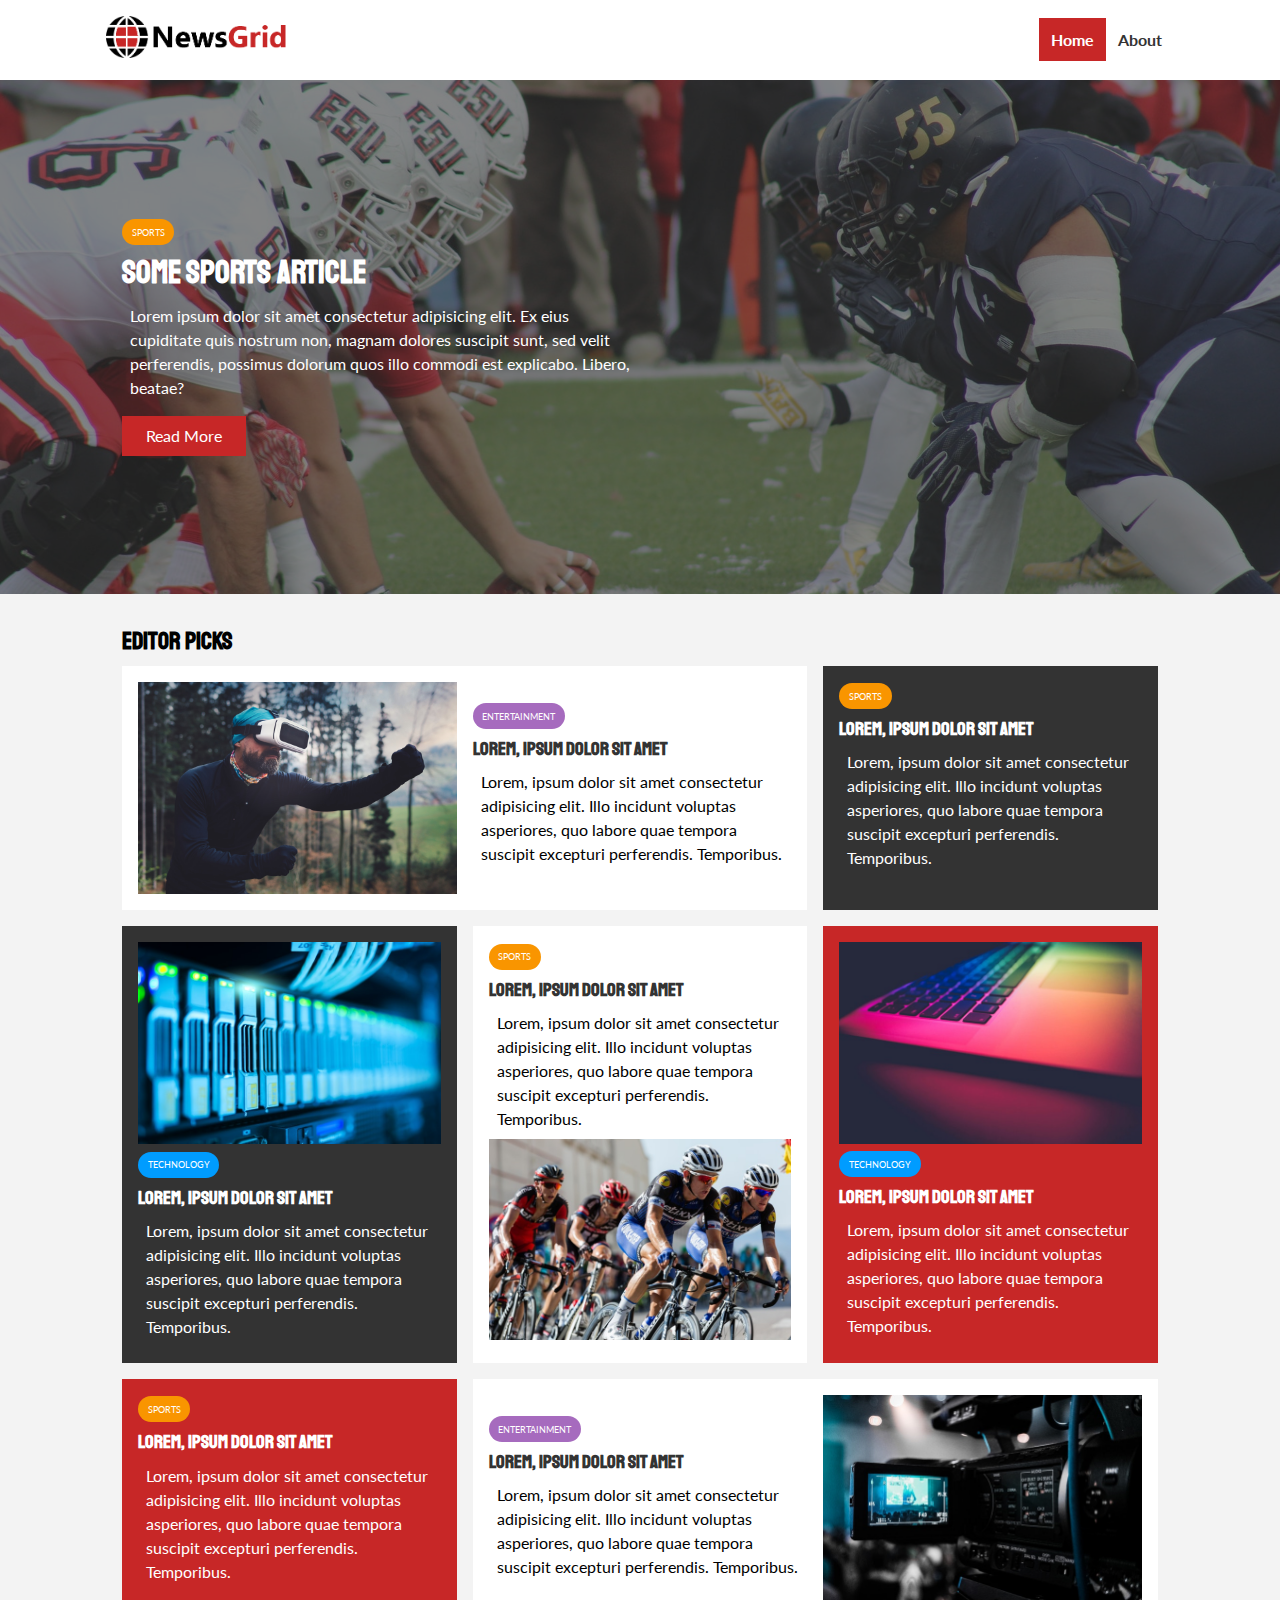
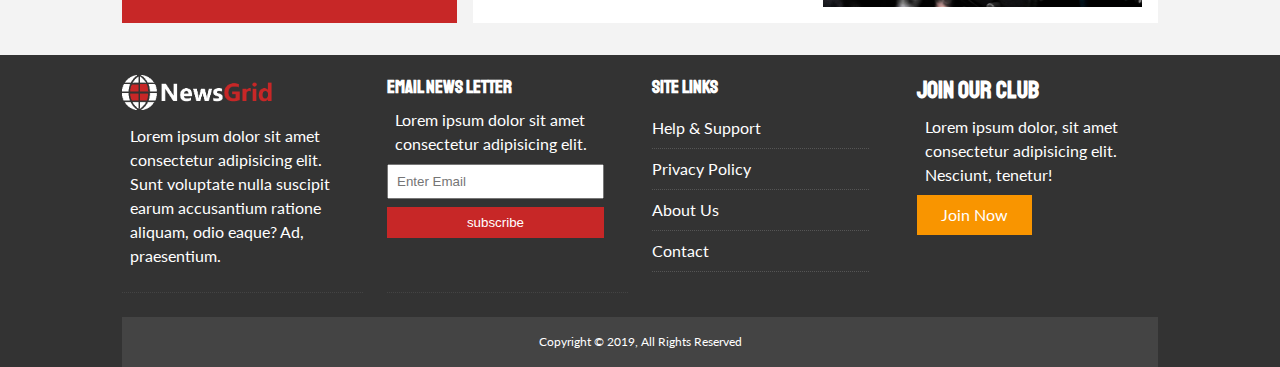
<file: index.html>
<!DOCTYPE html>
<html lang="en">

<head>
  <meta charset="UTF-8">
  <meta http-equiv="X-UA-Compatible" content="IE=edge">
  <meta name="viewport" content="width=device-width, initial-scale=1.0">
  <link rel="stylesheet" href="https://cdnjs.cloudflare.com/ajax/libs/font-awesome/6.3.0/css/all.min.css"
    integrity="sha512-SzlrxWUlpfuzQ+pcUCosxcglQRNAq/DZjVsC0lE40xsADsfeQoEypE+enwcOiGjk/bSuGGKHEyjSoQ1zVisanQ=="
    crossorigin="anonymous" referrerpolicy="no-referrer" />
  <link rel="preconnect" href="https://fonts.googleapis.com">
  <link rel="preconnect" href="https://fonts.gstatic.com" crossorigin>
  <link href="https://fonts.googleapis.com/css2?family=Lato&family=Staatliches&display=swap" rel="stylesheet">
  <link rel="stylesheet" href="./css/style.css">
  <link rel="stylesheet" media="screen and (max-width: 768px)" href="./css/mobile.css">
  <link rel="shortcut icon" type="image/x-icon" href="favicon.ico">
  <title>NewsGrid | Latest News</title>
</head>

<body>

  <nav id="main-nav">
    <div class="container">
      <a href="index.html"><img src="./img/logo.png" alt="NewsGrid Logo" class="logo"></a>
      <div class="social">
        <a href="http://facebook.com" target="_blank"><i class="fab fa-facebook fa-2x"></i> </a>
        <a href="http://twitter.com" target="_blank"><i class="fab fa-twitter fa-2x"></i> </a>
        <a href="http://instagram.com" target="_blank"><i class="fab fa-instagram fa-2x"></i> </a>
        <a href="http://youtube.com" target="_blank"><i class="fab fa-youtube fa-2x"></i> </a>
      </div>

      <ul>
        <li><a class="current" href="index.html">Home</a></li>
        <li><a href="about.html">About</a></li>
      </ul>
    </div>
  </nav>

  <!-- Showcase -->

  <header id="showcase">
    <div class="container">
      <div class="showcase-container">
        <div class="showcase-content">
          <div class="category category-sports">Sports</div>
          <h1>Some Sports Article</h1>
          <p>Lorem ipsum dolor sit amet consectetur adipisicing elit. Ex eius cupiditate quis nostrum non, magnam
            dolores suscipit sunt, sed velit perferendis, possimus dolorum quos illo commodi est explicabo. Libero,
            beatae?</p>
          <a href="article.html" class="btn btn-primary">Read More</a>
        </div>
      </div>
    </div>
  </header>

  <!-- Home Articles -->

  <section id="home-articles" class="py-2">
    <div class="container">
      <h2>Editor Picks</h2>
      <div class="articles-container">
        <article class="card">
          <img src="./img/articles/ent1.jpg" alt="VR Ski">
          <div>
            <div class="category category-ent">Entertainment</div>
            <h3>
              <a href="article.html">Lorem, ipsum dolor sit amet</a>
            </h3>
            <p>Lorem, ipsum dolor sit amet consectetur adipisicing elit. Illo incidunt voluptas asperiores, quo labore
              quae tempora suscipit excepturi perferendis. Temporibus.</p>
          </div>
        </article>
        <article class="card bg-dark">
          <div class="category category-sports">Sports</div>
          <h3>
            <a href="article.html">Lorem, ipsum dolor sit amet</a>
          </h3>
          <p>Lorem, ipsum dolor sit amet consectetur adipisicing elit. Illo incidunt voluptas asperiores, quo labore
            quae tempora suscipit excepturi perferendis. Temporibus.</p>
        </article>
        <article class="card bg-dark">
          <img src="./img/articles/tech1.jpg" alt="">
          <div class="category category-tech">Technology</div>
          <h3>
            <a href="article.html">Lorem, ipsum dolor sit amet</a>
          </h3>
          <p>Lorem, ipsum dolor sit amet consectetur adipisicing elit. Illo incidunt voluptas asperiores, quo labore
            quae tempora suscipit excepturi perferendis. Temporibus.</p>
        </article>
        <article class="card">

          <div class="category category-sports">Sports</div>
          <h3>
            <a href="article.html">Lorem, ipsum dolor sit amet</a>
          </h3>
          <p>Lorem, ipsum dolor sit amet consectetur adipisicing elit. Illo incidunt voluptas asperiores, quo labore
            quae tempora suscipit excepturi perferendis. Temporibus.</p>
          <img src="./img/articles/sports1.jpg" alt="">
        </article>
        <article class="card bg-primary">
          <img src="./img/articles/tech2.jpg" alt="">
          <div class="category category-tech">Technology</div>
          <h3>
            <a href="article.html">Lorem, ipsum dolor sit amet</a>
          </h3>
          <p>Lorem, ipsum dolor sit amet consectetur adipisicing elit. Illo incidunt voluptas asperiores, quo labore
            quae tempora suscipit excepturi perferendis. Temporibus.</p>
        </article>
        <article class="card bg-primary">
          <div class="category category-sports">Sports</div>
          <h3>
            <a href="article.html">Lorem, ipsum dolor sit amet</a>
          </h3>
          <p>Lorem, ipsum dolor sit amet consectetur adipisicing elit. Illo incidunt voluptas asperiores, quo labore
            quae tempora suscipit excepturi perferendis. Temporibus.</p>
        </article>
        <article class="card">

          <div>
            <div class="category category-ent">Entertainment</div>
            <h3>
              <a href="article.html">Lorem, ipsum dolor sit amet</a>
            </h3>
            <p>Lorem, ipsum dolor sit amet consectetur adipisicing elit. Illo incidunt voluptas asperiores, quo labore
              quae tempora suscipit excepturi perferendis. Temporibus.</p>
          </div>
          <img src="./img/articles/ent2.jpg" alt="VR Ski">
        </article>
      </div>
    </div>
  </section>
  <!-- Footer -->
  <footer id="main-footer">
    <div class="container footer-container">
      <div>
        <img src="./img/logo_light.png" alt="NewsGrid">
        <p>Lorem ipsum dolor sit amet consectetur adipisicing elit. Sunt voluptate nulla suscipit earum accusantium
          ratione aliquam, odio eaque? Ad, praesentium.</p>
      </div>
      <div>
        <h3>Email News Letter</h3>
        <p>Lorem ipsum dolor sit amet consectetur adipisicing elit.</p>
        <form name="contact" method="POST" data-netlify="true">
          <input type="email" name="email" id="email" placeholder="Enter Email">
          <input type="submit" value="subscribe" class="btn btn-primary">
        </form>
      </div>
      <div>
        <h3>Site Links</h3>
        <ul class="list">
          <li><a href="#">Help & Support</a></li>
          <li><a href="#">Privacy Policy</a></li>
          <li><a href="#">About Us</a></li>
          <li><a href="#">Contact</a></li>
        </ul>
      </div>
      <div>
        <h2>Join Our Club</h2>
        <p>Lorem ipsum dolor, sit amet consectetur adipisicing elit. Nesciunt, tenetur!</p>
        <a href="#" class="btn btn-secondary">Join Now</a>
      </div>
      <div>
        <p>
          Copyright &copy; 2019, All Rights Reserved
        </p>
      </div>
    </div>
  </footer>

</body>

</html>
</file>
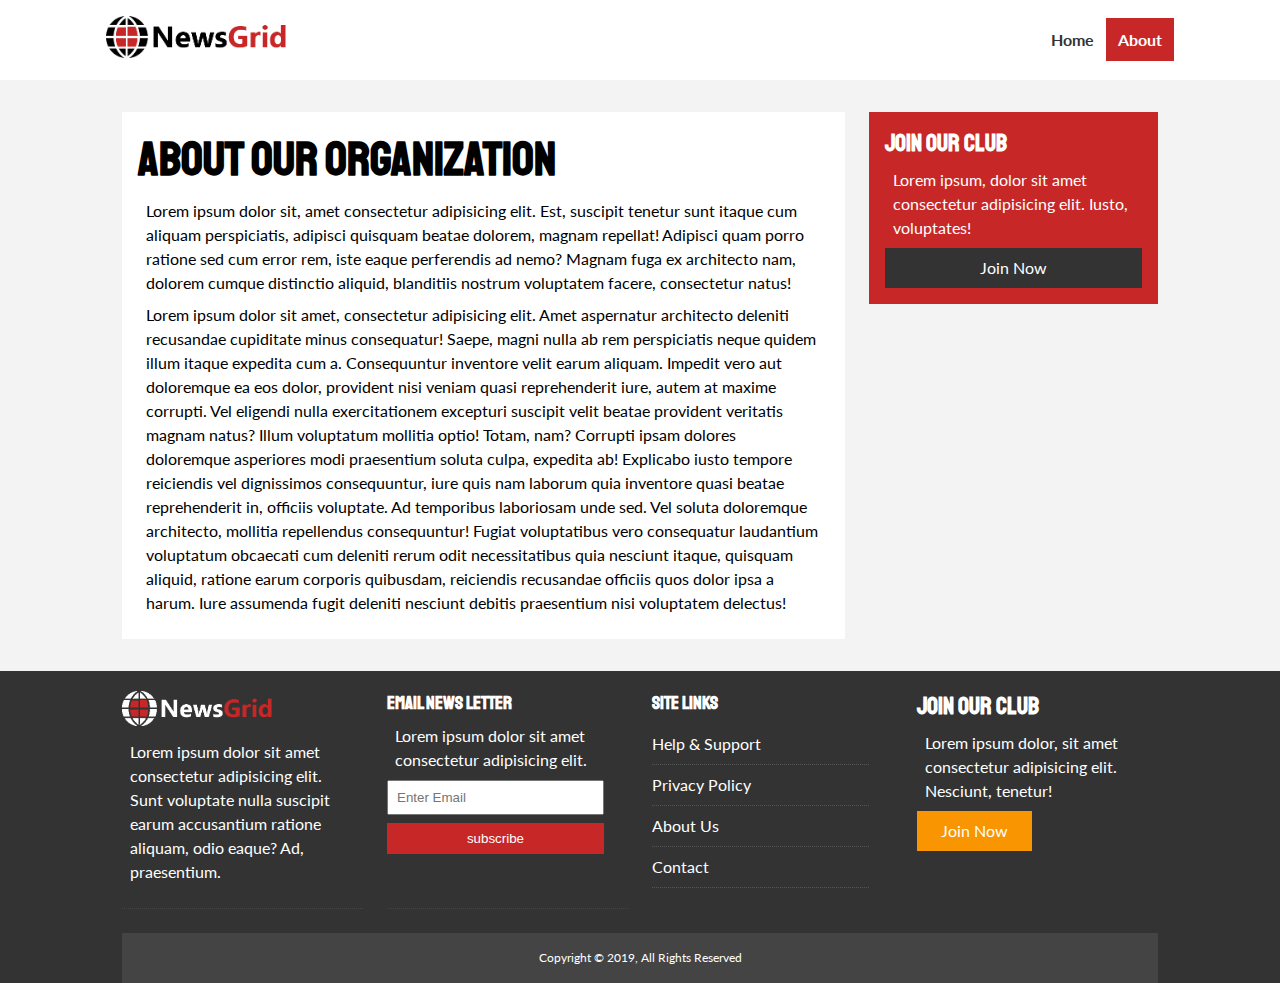
<file: about.html>
<!DOCTYPE html>
<html lang="en">

<head>
  <meta charset="UTF-8">
  <meta http-equiv="X-UA-Compatible" content="IE=edge">
  <meta name="viewport" content="width=device-width, initial-scale=1.0">
  <link rel="stylesheet" href="https://cdnjs.cloudflare.com/ajax/libs/font-awesome/6.3.0/css/all.min.css"
    integrity="sha512-SzlrxWUlpfuzQ+pcUCosxcglQRNAq/DZjVsC0lE40xsADsfeQoEypE+enwcOiGjk/bSuGGKHEyjSoQ1zVisanQ=="
    crossorigin="anonymous" referrerpolicy="no-referrer" />
  <link rel="preconnect" href="https://fonts.googleapis.com">
  <link rel="preconnect" href="https://fonts.gstatic.com" crossorigin>
  <link href="https://fonts.googleapis.com/css2?family=Lato&family=Staatliches&display=swap" rel="stylesheet">
  <link rel="stylesheet" href="./css/style.css">
  <link rel="stylesheet" media="screen and (max-width: 768px)" href="./css/mobile.css">
  <link rel="shortcut icon" type="image/x-icon" href="favicon.ico">
  <title>NewsGrid | About</title>
</head>

<body>

  <nav id="main-nav">
    <div class="container">
      <a href="index.html"><img src="./img/logo.png" alt="NewsGrid Logo" class="logo"></a>
      <div class="social">
        <a href="http://facebook.com" target="_blank"><i class="fab fa-facebook fa-2x"></i> </a>
        <a href="http://twitter.com" target="_blank"><i class="fab fa-twitter fa-2x"></i> </a>
        <a href="http://instagram.com" target="_blank"><i class="fab fa-instagram fa-2x"></i> </a>
        <a href="http://youtube.com" target="_blank"><i class="fab fa-youtube fa-2x"></i> </a>
      </div>

      <ul>
        <li><a href="index.html">Home</a></li>
        <li><a class="current " href="about.html">About</a></li>
      </ul>
    </div>
  </nav>

  <!-- Section -->

  <section id="about">
    <div class="container">
      <div class="page-container">
        <article class="card">
          <h1 class="l-heading">About Our Organization</h1>
          <p>Lorem ipsum dolor sit, amet consectetur adipisicing elit. Est, suscipit tenetur sunt itaque cum aliquam
            perspiciatis, adipisci quisquam beatae dolorem, magnam repellat! Adipisci quam porro ratione sed cum error
            rem, iste eaque perferendis ad nemo? Magnam fuga ex architecto nam, dolorem cumque distinctio aliquid,
            blanditiis nostrum voluptatem facere, consectetur natus!</p>
          <p>Lorem ipsum dolor sit amet, consectetur adipisicing elit. Amet aspernatur architecto deleniti recusandae
            cupiditate minus consequatur! Saepe, magni nulla ab rem perspiciatis neque quidem illum itaque expedita cum
            a. Consequuntur inventore velit earum aliquam. Impedit vero aut doloremque ea eos dolor, provident nisi
            veniam quasi reprehenderit iure, autem at maxime corrupti. Vel eligendi nulla exercitationem excepturi
            suscipit velit beatae provident veritatis magnam natus? Illum voluptatum mollitia optio! Totam, nam?
            Corrupti ipsam dolores doloremque asperiores modi praesentium soluta culpa, expedita ab! Explicabo iusto
            tempore reiciendis vel dignissimos consequuntur, iure quis nam laborum quia inventore quasi beatae
            reprehenderit in, officiis voluptate. Ad temporibus laboriosam unde sed. Vel soluta doloremque architecto,
            mollitia repellendus consequuntur! Fugiat voluptatibus vero consequatur laudantium voluptatum obcaecati cum
            deleniti rerum odit necessitatibus quia nesciunt itaque, quisquam aliquid, ratione earum corporis quibusdam,
            reiciendis recusandae officiis quos dolor ipsa a harum. Iure assumenda fugit deleniti nesciunt debitis
            praesentium nisi voluptatem delectus!</p>
        </article>
        <aside class="bg-primary card">
          <h2>Join Our Club</h2>
          <p>Lorem ipsum, dolor sit amet consectetur adipisicing elit. Iusto, voluptates!</p>
          <a href="#" class="btn btn-dark btn-block">Join Now</a>

        </aside>
      </div>
    </div>
  </section>


  <!-- Footer -->
  <footer id="main-footer">
    <div class="container footer-container">
      <div>
        <img src="./img/logo_light.png" alt="NewsGrid">
        <p>Lorem ipsum dolor sit amet consectetur adipisicing elit. Sunt voluptate nulla suscipit earum accusantium
          ratione aliquam, odio eaque? Ad, praesentium.</p>
      </div>
      <div>
        <h3>Email News Letter</h3>
        <p>Lorem ipsum dolor sit amet consectetur adipisicing elit.</p>
        <form name="contact" method="POST" data-netlify="true">
          <input type="email" name="email" id="email" placeholder="Enter Email">
          <input type="submit" value="subscribe" class="btn btn-primary">
        </form>
      </div>
      <div>
        <h3>Site Links</h3>
        <ul class="list">
          <li><a href="#">Help & Support</a></li>
          <li><a href="#">Privacy Policy</a></li>
          <li><a href="#">About Us</a></li>
          <li><a href="#">Contact</a></li>
        </ul>
      </div>
      <div>
        <h2>Join Our Club</h2>
        <p>Lorem ipsum dolor, sit amet consectetur adipisicing elit. Nesciunt, tenetur!</p>
        <a href="#" class="btn btn-secondary">Join Now</a>
      </div>
      <div>
        <p>
          Copyright &copy; 2019, All Rights Reserved
        </p>
      </div>
    </div>
  </footer>

</body>

</html>
</file>
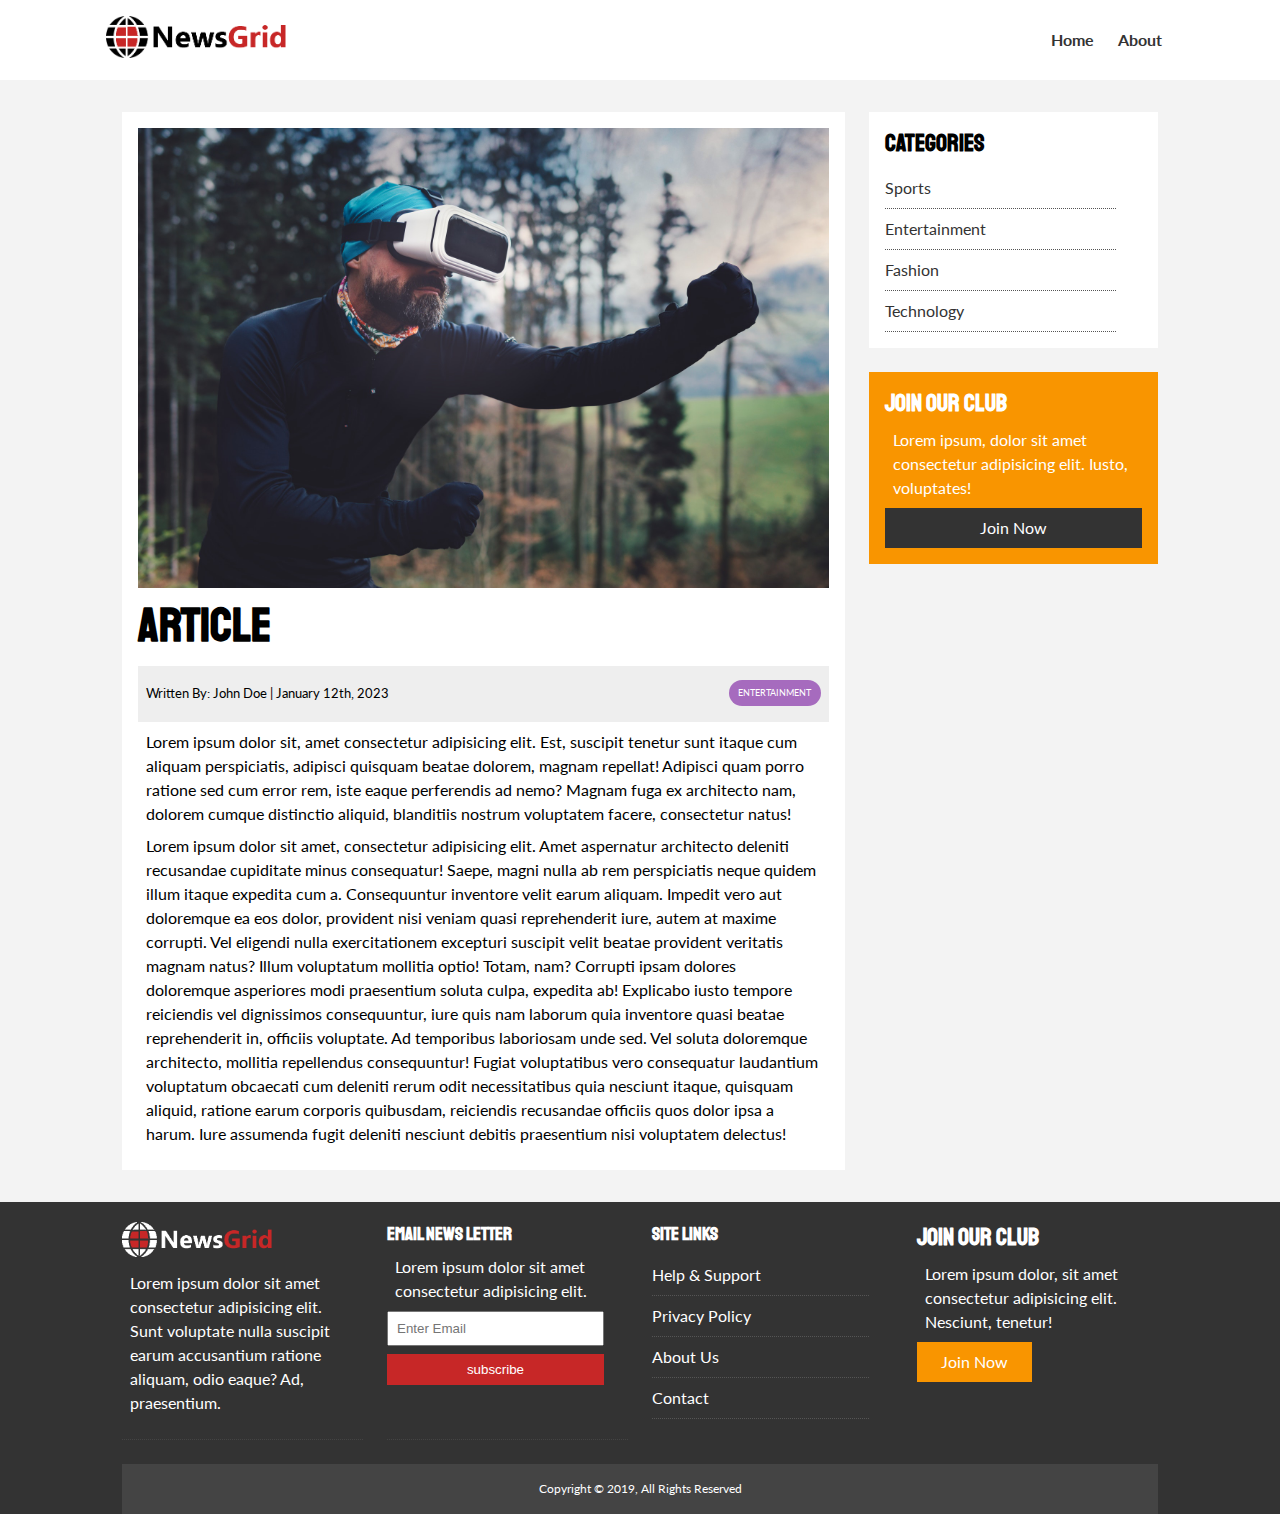
<file: article.html>
<!DOCTYPE html>
<html lang="en">

<head>
  <meta charset="UTF-8">
  <meta http-equiv="X-UA-Compatible" content="IE=edge">
  <meta name="viewport" content="width=device-width, initial-scale=1.0">
  <link rel="stylesheet" href="https://cdnjs.cloudflare.com/ajax/libs/font-awesome/6.3.0/css/all.min.css"
    integrity="sha512-SzlrxWUlpfuzQ+pcUCosxcglQRNAq/DZjVsC0lE40xsADsfeQoEypE+enwcOiGjk/bSuGGKHEyjSoQ1zVisanQ=="
    crossorigin="anonymous" referrerpolicy="no-referrer" />
  <link rel="preconnect" href="https://fonts.googleapis.com">
  <link rel="preconnect" href="https://fonts.gstatic.com" crossorigin>
  <link href="https://fonts.googleapis.com/css2?family=Lato&family=Staatliches&display=swap" rel="stylesheet">
  <link rel="stylesheet" href="./css/style.css">
  <link rel="stylesheet" media="screen and (max-width: 768px)" href="./css/mobile.css">
  <link rel="shortcut icon" type="image/x-icon" href="favicon.ico">
  <title>NewsGrid | Articles</title>
</head>

<body>

  <nav id="main-nav">
    <div class="container">
      <a href="index.html"><img src="./img/logo.png" alt="NewsGrid Logo" class="logo"></a>
      <div class="social">
        <a href="http://facebook.com" target="_blank"><i class="fab fa-facebook fa-2x"></i> </a>
        <a href="http://twitter.com" target="_blank"><i class="fab fa-twitter fa-2x"></i> </a>
        <a href="http://instagram.com" target="_blank"><i class="fab fa-instagram fa-2x"></i> </a>
        <a href="http://youtube.com" target="_blank"><i class="fab fa-youtube fa-2x"></i> </a>
      </div>

      <ul>
        <li><a href="index.html">Home</a></li>
        <li><a href="about.html">About</a></li>
      </ul>
    </div>
  </nav>

  <!-- Section -->

  <section id="article">
    <div class="container">
      <div class="page-container">
        <article class="card">
          <img src="img/articles/ent1.jpg" alt="">
          <h1 class="l-heading">Article</h1>
          <div class="meta">
            <small>
              <i class="fas fa-user"></i> Written By: John Doe | January 12th, 2023
            </small>
            <div class="category category-ent">Entertainment</div>
          </div>
          <p>Lorem ipsum dolor sit, amet consectetur adipisicing elit. Est, suscipit tenetur sunt itaque cum aliquam
            perspiciatis, adipisci quisquam beatae dolorem, magnam repellat! Adipisci quam porro ratione sed cum error
            rem, iste eaque perferendis ad nemo? Magnam fuga ex architecto nam, dolorem cumque distinctio aliquid,
            blanditiis nostrum voluptatem facere, consectetur natus!</p>
          <p>Lorem ipsum dolor sit amet, consectetur adipisicing elit. Amet aspernatur architecto deleniti recusandae
            cupiditate minus consequatur! Saepe, magni nulla ab rem perspiciatis neque quidem illum itaque expedita cum
            a. Consequuntur inventore velit earum aliquam. Impedit vero aut doloremque ea eos dolor, provident nisi
            veniam quasi reprehenderit iure, autem at maxime corrupti. Vel eligendi nulla exercitationem excepturi
            suscipit velit beatae provident veritatis magnam natus? Illum voluptatum mollitia optio! Totam, nam?
            Corrupti ipsam dolores doloremque asperiores modi praesentium soluta culpa, expedita ab! Explicabo iusto
            tempore reiciendis vel dignissimos consequuntur, iure quis nam laborum quia inventore quasi beatae
            reprehenderit in, officiis voluptate. Ad temporibus laboriosam unde sed. Vel soluta doloremque architecto,
            mollitia repellendus consequuntur! Fugiat voluptatibus vero consequatur laudantium voluptatum obcaecati cum
            deleniti rerum odit necessitatibus quia nesciunt itaque, quisquam aliquid, ratione earum corporis quibusdam,
            reiciendis recusandae officiis quos dolor ipsa a harum. Iure assumenda fugit deleniti nesciunt debitis
            praesentium nisi voluptatem delectus!</p>
        </article>
        <aside id="category" class="card">
          <h2>Categories</h2>
          <ul class="list">
            <li><a href="#"><i class="fas fa-chevron-right"></i> Sports</a></li>
            <li><a href="#"><i class="fas fa-chevron-right"></i> Entertainment</a></li>
            <li><a href="#"><i class="fas fa-chevron-right"></i> Fashion</a></li>
            <li><a href="#"><i class="fas fa-chevron-right"></i> Technology</a></li>

          </ul>
        </aside>


        <aside class="bg-secondary card">
          <h2>Join Our Club</h2>
          <p>Lorem ipsum, dolor sit amet consectetur adipisicing elit. Iusto, voluptates!</p>
          <a href="#" class="btn btn-dark btn-block">Join Now</a>

        </aside>
      </div>
    </div>
  </section>


  <!-- Footer -->
  <footer id="main-footer">
    <div class="container footer-container">
      <div>
        <img src="./img/logo_light.png" alt="NewsGrid">
        <p>Lorem ipsum dolor sit amet consectetur adipisicing elit. Sunt voluptate nulla suscipit earum accusantium
          ratione aliquam, odio eaque? Ad, praesentium.</p>
      </div>
      <div>
        <h3>Email News Letter</h3>
        <p>Lorem ipsum dolor sit amet consectetur adipisicing elit.</p>
        <form name="contact" method="POST" data-netlify="true">
          <input type="email" name="email" id="email" placeholder="Enter Email">
          <input type="submit" value="subscribe" class="btn btn-primary">
        </form>
      </div>
      <div>
        <h3>Site Links</h3>
        <ul class="list">
          <li><a href="#">Help & Support</a></li>
          <li><a href="#">Privacy Policy</a></li>
          <li><a href="#">About Us</a></li>
          <li><a href="#">Contact</a></li>
        </ul>
      </div>
      <div>
        <h2>Join Our Club</h2>
        <p>Lorem ipsum dolor, sit amet consectetur adipisicing elit. Nesciunt, tenetur!</p>
        <a href="#" class="btn btn-secondary">Join Now</a>
      </div>
      <div>
        <p>
          Copyright &copy; 2019, All Rights Reserved
        </p>
      </div>
    </div>
  </footer>

</body>

</html>
</file>
<file: css/style.css>
:root {
  --primary-color:#c72727;
  --secondary-color:#f99500;
  --light-color:#f3f3f3;
  --dark-color:#333;
  --max-width:1100px;
}

.category {
  --sport-color:#f99500;
  --ent-color:#a66bbe;
  --tech-color:#009cff;
}

* {
  box-sizing: border-box;
  margin: 0;
  padding: 0;
}

body {
  font-family: 'Lato' , sans-serif;
  line-height: 1.5;
  background: var(--light-color);
}

a {
  color:#333;
  text-decoration: none;
}

ul {
  list-style:none;
}

p {
  margin: 0.5rem;
}

img {
  width: 100%;
}

h1, h2, h3, h4, h5, h6 {
  font-family: 'Staatliches', cursive;
  margin-bottom: .55rem;
  line-height: 1.3;

}

/* Utilities class */

.container {
  max-width: var(--max-width);
  margin:auto;
  padding: 0 2rem;
  overflow: hidden;
}

.category {
  display: inline-block;
  color: #fff;
  font-size: 0.55rem;
  text-transform: uppercase;
  padding: 0.4rem 0.6rem;
  border-radius: 15px;
  margin-bottom: 0.5rem;
}

.category-sports {background: var(--sport-color);}
.category-ent {background: var(--ent-color);}
.category-tech {background: var(--tech-color);}

.btn {
  display:inline-block;
  border: none;
  background: var(--dark-color);
  color: #fff;
  padding:.5rem 1.5rem;
}

.btn-light {background: var(--light-color);}
.btn-primary {background: var(--primary-color);}
.btn-secondary {background:var(--secondary-color);}

.btn-block {
  display: block;
  width: 100%;
  text-align: center;
}

.btn:hover {
  opacity: 0.9;
}

.card {
  background: #fff;
  padding: 1rem;
}

.bg-dark {
  background: var(--dark-color);
  color:#fff;
}
.bg-primary {
  background: var(--primary-color);
  color:#fff;
}
.bg-secondary {
  background: var(--secondary-color);
  color:#fff;
}

.py-1 { padding: 1.5rem 0 ;}
.py-2 { padding: 2rem 0 ;}
.py-3 { padding: 3rem 0 ;}

.p-1 { padding: 1.5rem;}
.p-2 { padding: 2rem;}
.p-3 { padding: 3rem;}

.bg-dark h1,
.bg-dark h2,
.bg-dark h3,
.bg-dark a,
.bg-primary h1,
.bg-primary h2,
.bg-primary h3,
.bg-primary a,
.bg-secondary h1,
.bg-secondary h2,
.bg-secondary h3,
.bg-secondary a {
  color:#fff;
}

.list li {
  padding: 0.5rem 0;
  border-bottom: #555 dotted 1px;
  width:90%;
}

.list li a:hover {
  color:var(--primary-color) !
}

.page-container {
  display:grid;
  grid-template-columns: 5fr 2fr;
  margin: 2rem 0;
  gap:1.5rem;
}

.page-container > *:first-child {
  grid-row: 1 / span 3;
}

.l-heading {
  font-size: 3rem;
}


/* Navigation */

#main-nav {
  background: #fff;
  position:sticky;
  top:0;
  z-index:2;

}

#main-nav .container {
  display:grid;
  grid-template-columns: 6fr 3fr 2fr;
  padding: 1rem;
  align-items: center;
}

#main-nav .logo {
  width: 180px;
}

#main-nav ul {
  justify-self:end;
  display:flex;
}

#main-nav ul li a {
  padding:.75rem;
  font-weight: bold;
}

#main-nav ul li a.current {
  background: var(--primary-color);
  color:#fff;
}

#main-nav ul li a:hover {
  background: var(--light-color);
  color:var(--dark-color);

}

#main-nav .social {
  justify-self: center;
}

#main-nav .social i {
  color:#777;
  margin-right:0.5rem;
}

/* Showcase */

#showcase {
  color:#fff;
  background:#333;
  padding: 2rem;
  position: relative;
}

#showcase::before {
  content: '';
  background: url(../img/featured.jpg) no-repeat center center/cover;
  position: absolute;
  top: 0;
  left: 0;
  width: 100%;
  height: 100%;
  opacity: 0.4;
  
}

#showcase .showcase-container {
  display:grid;
  grid-template-columns: repeat(2, 1fr);
  justify-content: center;
  align-items: center;
  height: 50vh;
}

#showcase .showcase-content {
  z-index: 1;
}

#showcase .showcase-content p {
  margin-bottom: 1rem;
}

/* Home Articles */

#home-articles .articles-container {
  display:grid;
  grid-template-columns: repeat(3,1fr);
  gap: 1rem;
  
}

#home-articles .articles-container > *:first-child,
#home-articles .articles-container > *:last-child {
  display:grid;
  grid-template-columns: repeat(2, 1fr);
  gap:1rem;
  align-items: center;
  grid-column:1 / span 2;
}

#home-articles .articles-container > *:last-child {
  grid-column: 2 / span 2;
} 

#article .meta {
  display:flex;
  justify-content: space-between;
  align-items: center;
  background: #eee;
  padding: 0.5rem;
}

#article .meta .category {
  margin-top: 0.4rem;
}

/* Footer */

#main-footer {
  background: var(--dark-color);
  color:#fff;
  padding-top: 20px;
}

#main-footer img {
  width: 150px;
}

#main-footer a {
  color:#fff;
}

#main-footer .footer-container {
  display:grid;
  grid-template-columns: repeat(4, 1fr);
  gap:1.5rem;
}

#main-footer .footer-container > *:last-child {
  background: #444;
  grid-column: 1 / span 4;
  padding: .5rem;
  text-align: center;
  font-size: 0.75rem;
}

#main-footer .footer-container input[type='email'] {
  width: 90%;
  padding: 0.5rem;
  margin-bottom: 0.5rem;
}

#main-footer .footer-container input[type='submit'] {
  width:90%;
}

#main-footer .footer-container > *:first-child,
#main-footer .footer-container > *:nth-child(2) {
  border-bottom:1px dotted #444 ;
  padding-bottom:1rem
}
</file>
<file: css/mobile.css>
/* Navigation */

#main-nav .social {
  display:none;
}

#main-nav .container {
  grid-template-columns: 1fr;
  gap: 1.2rem;
}

#main-nav ul,
#main-nav .logo {
  justify-self: center;
}

#main-nav ul li a {
  padding: 0.50rem;
}

#home-articles .articles-container {
  grid-template-columns: repeat(2, 1fr);
}

#home-articles .articles-container > *:first-child,
#home-articles .articles-container > *:last-child  {
  grid-template-columns: 1fr;
  grid-column: 1;
}

@media(max-width:600px) {
 /* Stack grid items */
 #showcase .showcase-container,
 #home-articles .articles-container,
 #main-footer .footer-container {
   grid-template-columns: 1fr;
 }

 #main-footer .footer-container > *:last-child {
   grid-column: 1;

 }

 .page-container {
   grid-template-columns: 1fr;
   text-align: center;
 }

 .page-container > *:first-child {
  grid-row: 1;
}

}
</file>
